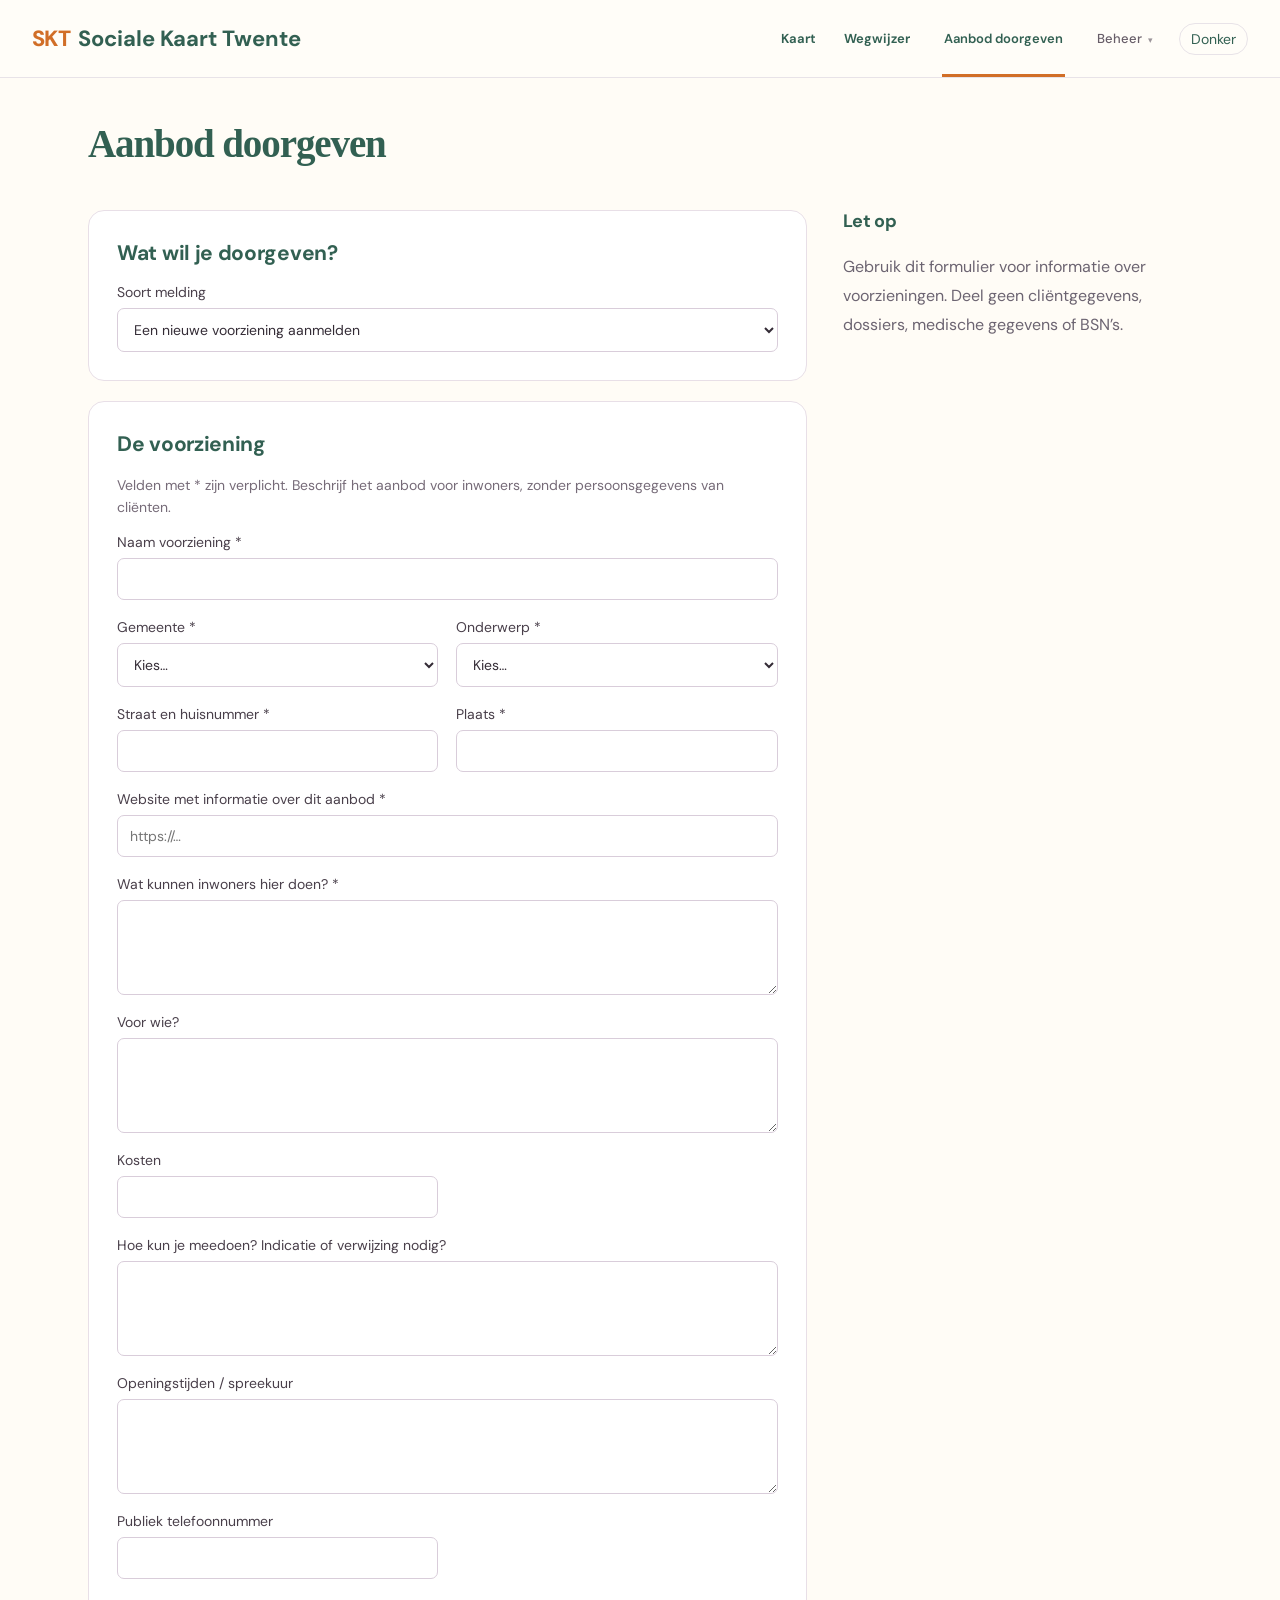
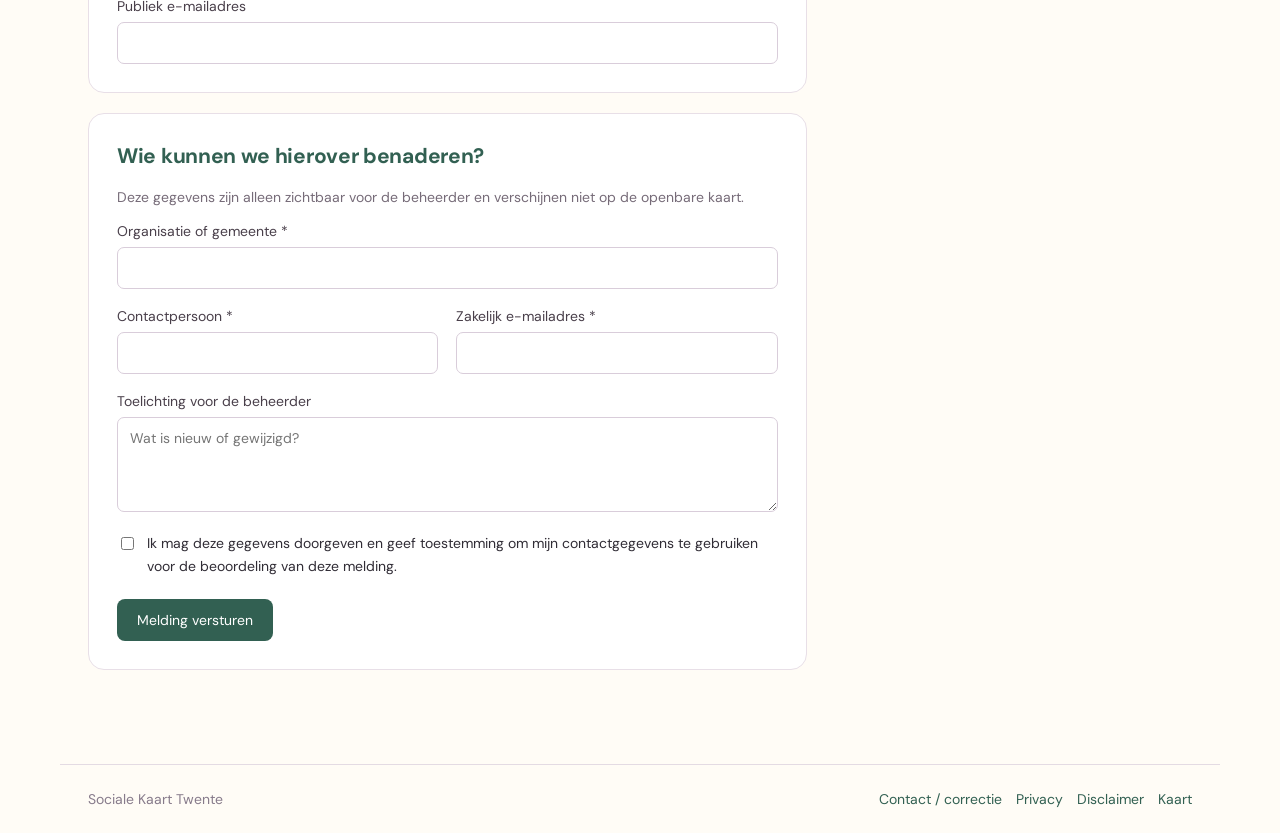
<file: aanmelden.html>
<!doctype html>
<html lang="nl">
<head>
  <meta charset="utf-8"><meta name="viewport" content="width=device-width,initial-scale=1">
  <title>Aanbod doorgeven · Sociale kaart Twente</title>
  <script>
    try {
      const saved = localStorage.getItem('sociale-kaart-color-scheme');
      const dark = saved === 'dark' || (!saved && window.matchMedia && matchMedia('(prefers-color-scheme: dark)').matches);
      document.documentElement.dataset.colorScheme = dark ? 'dark' : 'light';
    } catch {}
  </script>
  <link rel="stylesheet" href="portal.css"><script defer src="portal.js"></script>
  <link rel="icon" type="image/svg+xml" href="data:image/svg+xml,%3Csvg xmlns='http://www.w3.org/2000/svg' viewBox='0 0 32 32'%3E%3Crect width='32' height='32' rx='8' fill='%23602849'/%3E%3Cpath d='M8 9h16M16 9v16' fill='none' stroke='white' stroke-width='4'/%3E%3C/svg%3E">
</head>
<body data-theme="wijkwijzer" data-page="aanmelden">
<header class="portal-header">
  <a class="portal-brand" href="index.html"><span class="portal-brand-mark">SKT</span><span>Sociale Kaart Twente</span></a>
  <nav class="header-nav" aria-label="Hoofdnavigatie">
    <div class="nav-primary" aria-label="Vinden">
      <a href="index.html">Kaart</a>
      <a href="wegwijzer.html">Wegwijzer</a>
    </div>
    <div class="nav-tools" aria-label="Aanbod en beheer">
      <a href="aanmelden.html" aria-current="page">Aanbod doorgeven</a>
      <details class="nav-menu">
        <summary>Beheer</summary>
        <div class="nav-menu-panel">
          <a href="voorzieningen.html">Voorzieningen</a>
          <a href="beheer.html">Beheeromgeving</a>
        </div>
      </details>
      <button class="scheme-toggle" type="button" aria-pressed="false">Donker</button>
    </div>
  </nav>
</header>
<main class="portal-main">
  <h1>Aanbod doorgeven</h1>
  
  <div id="page-message" role="status" hidden></div>
  <div class="form-layout">
    <form id="submission-form">
      <section class="panel"><h2>Wat wil je doorgeven?</h2><div class="grid-fields"><label class="field wide">Soort melding<select name="kind"><option value="new">Een nieuwe voorziening aanmelden</option><option value="change">Een bestaande voorziening aanpassen</option><option value="remove">Een voorziening is gestopt</option></select></label><label class="field wide" id="existing-field" hidden>Bestaande voorziening<select name="facilityId"><option value="">Kies een voorziening</option></select></label></div></section>
      <section class="panel"><h2>De voorziening</h2><p class="hint">Velden met * zijn verplicht. Beschrijf het aanbod voor inwoners, zonder persoonsgegevens van cliënten.</p><div id="facility-fields" class="grid-fields"></div></section>
      <section class="panel"><h2>Wie kunnen we hierover benaderen?</h2><p class="hint">Deze gegevens zijn alleen zichtbaar voor de beheerder en verschijnen niet op de openbare kaart.</p><div class="grid-fields"><label class="field wide">Organisatie of gemeente *<input name="organization" required maxlength="160" autocomplete="organization"></label><label class="field">Contactpersoon *<input name="contactName" required maxlength="120" autocomplete="name"></label><label class="field">Zakelijk e-mailadres *<input name="contactEmail" type="email" required maxlength="254" autocomplete="email"></label><label class="field wide">Toelichting voor de beheerder<textarea name="message" maxlength="1500" placeholder="Wat is nieuw of gewijzigd?"></textarea></label><label class="trap" aria-hidden="true">Website<input name="websiteTrap" tabindex="-1" autocomplete="off"></label></div>
      <label class="checkbox"><input type="checkbox" required><span>Ik mag deze gegevens doorgeven en geef toestemming om mijn contactgegevens te gebruiken voor de beoordeling van deze melding.</span></label><div id="form-message" role="status" hidden></div><div class="actions"><button class="action" type="submit">Melding versturen</button></div></section>
    </form>
    <aside class="side-note"><h2>Let op</h2><p>Gebruik dit formulier voor informatie over voorzieningen. Deel geen cliëntgegevens, dossiers, medische gegevens of BSN’s.</p></aside>
  </div>
</main>
<footer class="portal-footer">
  <span>Sociale Kaart Twente</span>
  <div class="portal-footer-links">
    <a href="mailto:info@jeugdhulptwente.nl">Contact / correctie</a>
    <button class="privacy-btn" type="button">Privacy</button>
    <button class="disclaimer-btn" type="button">Disclaimer</button>
    <a href="index.html">Kaart</a>
  </div>
</footer>
</body></html>
</file>
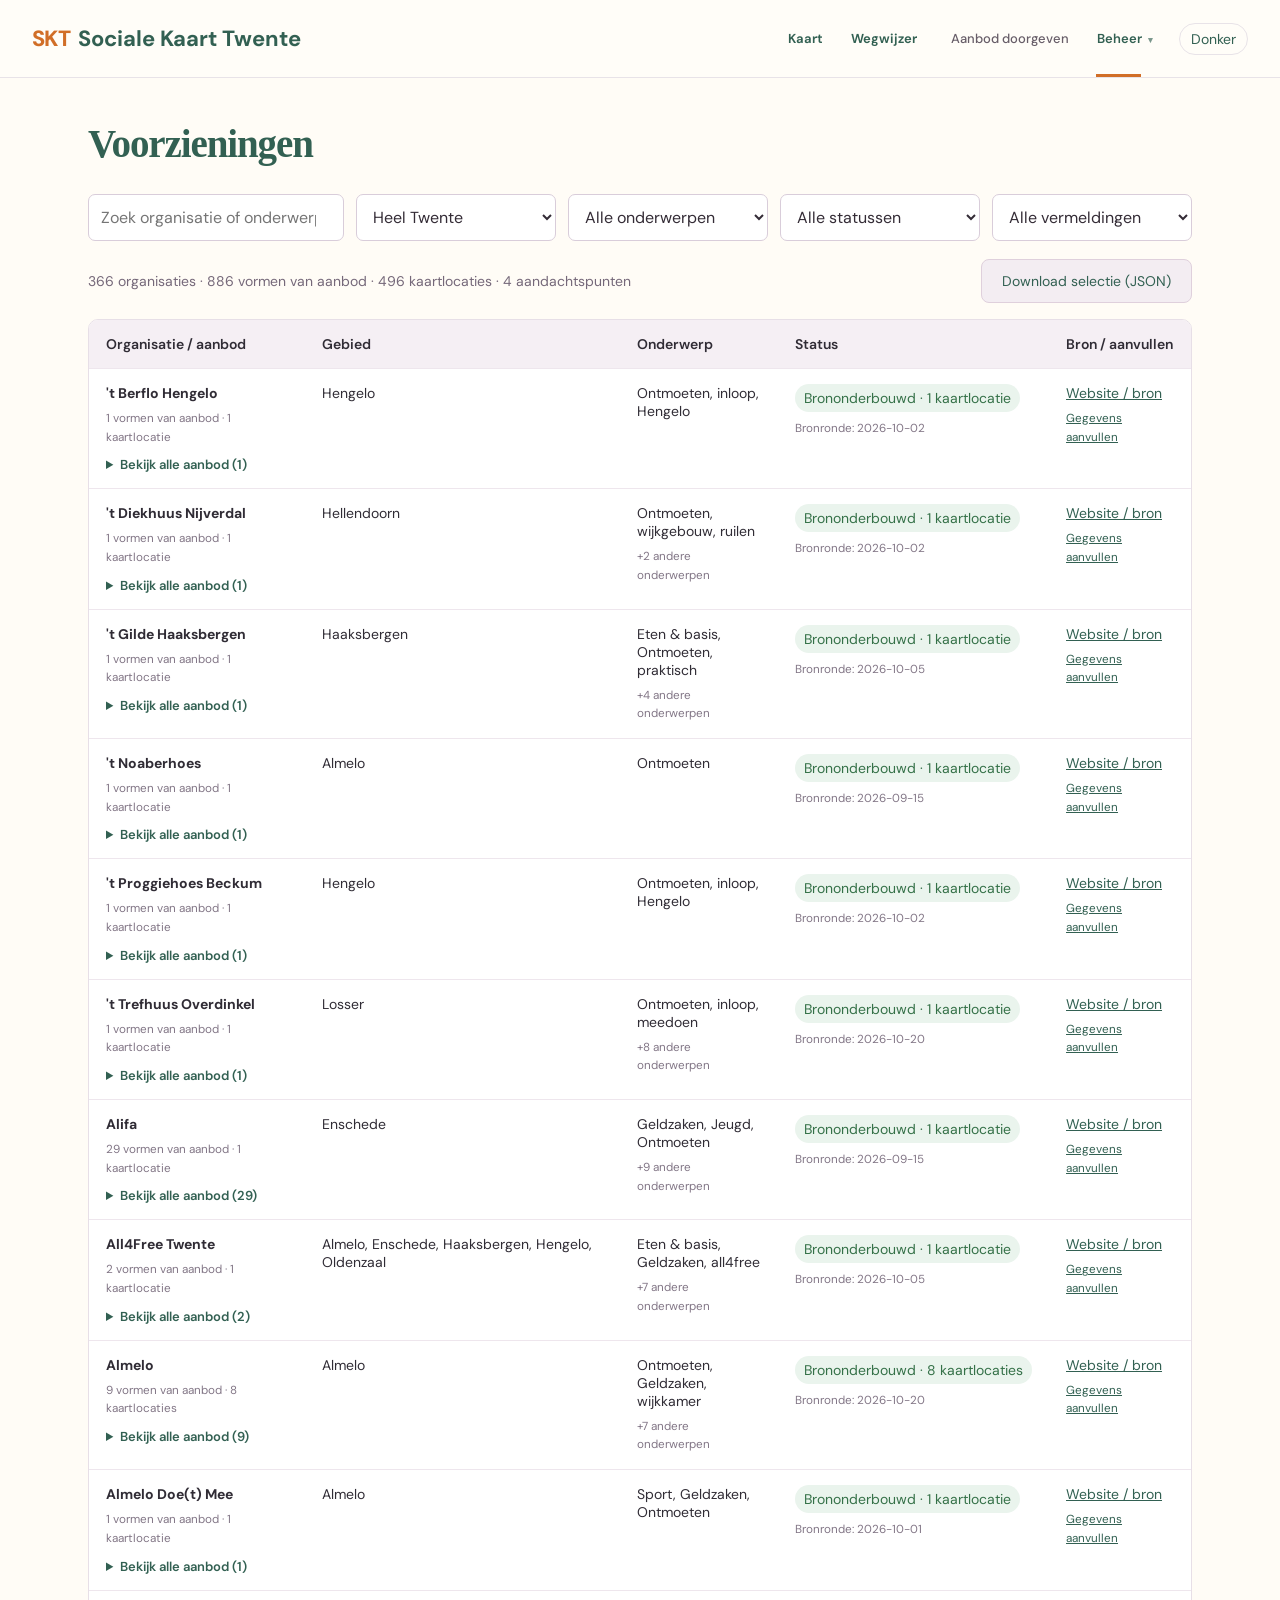
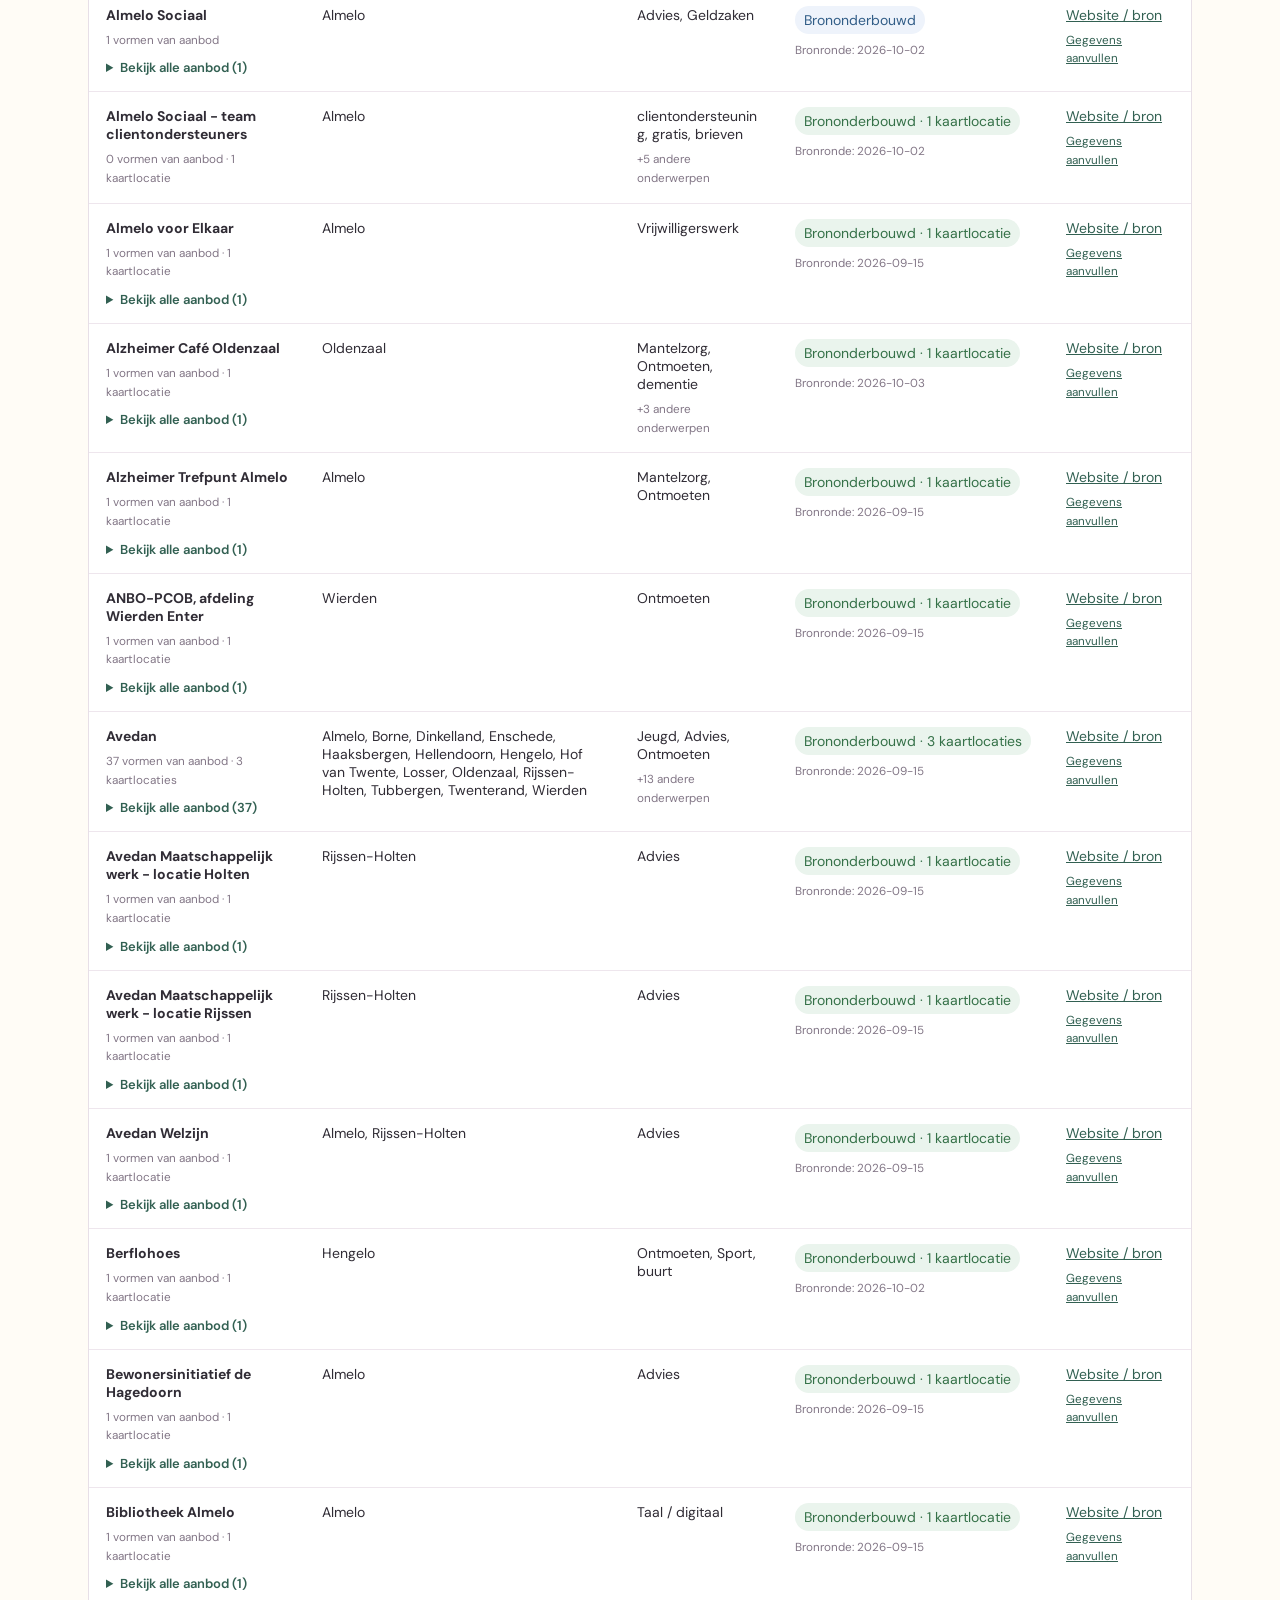
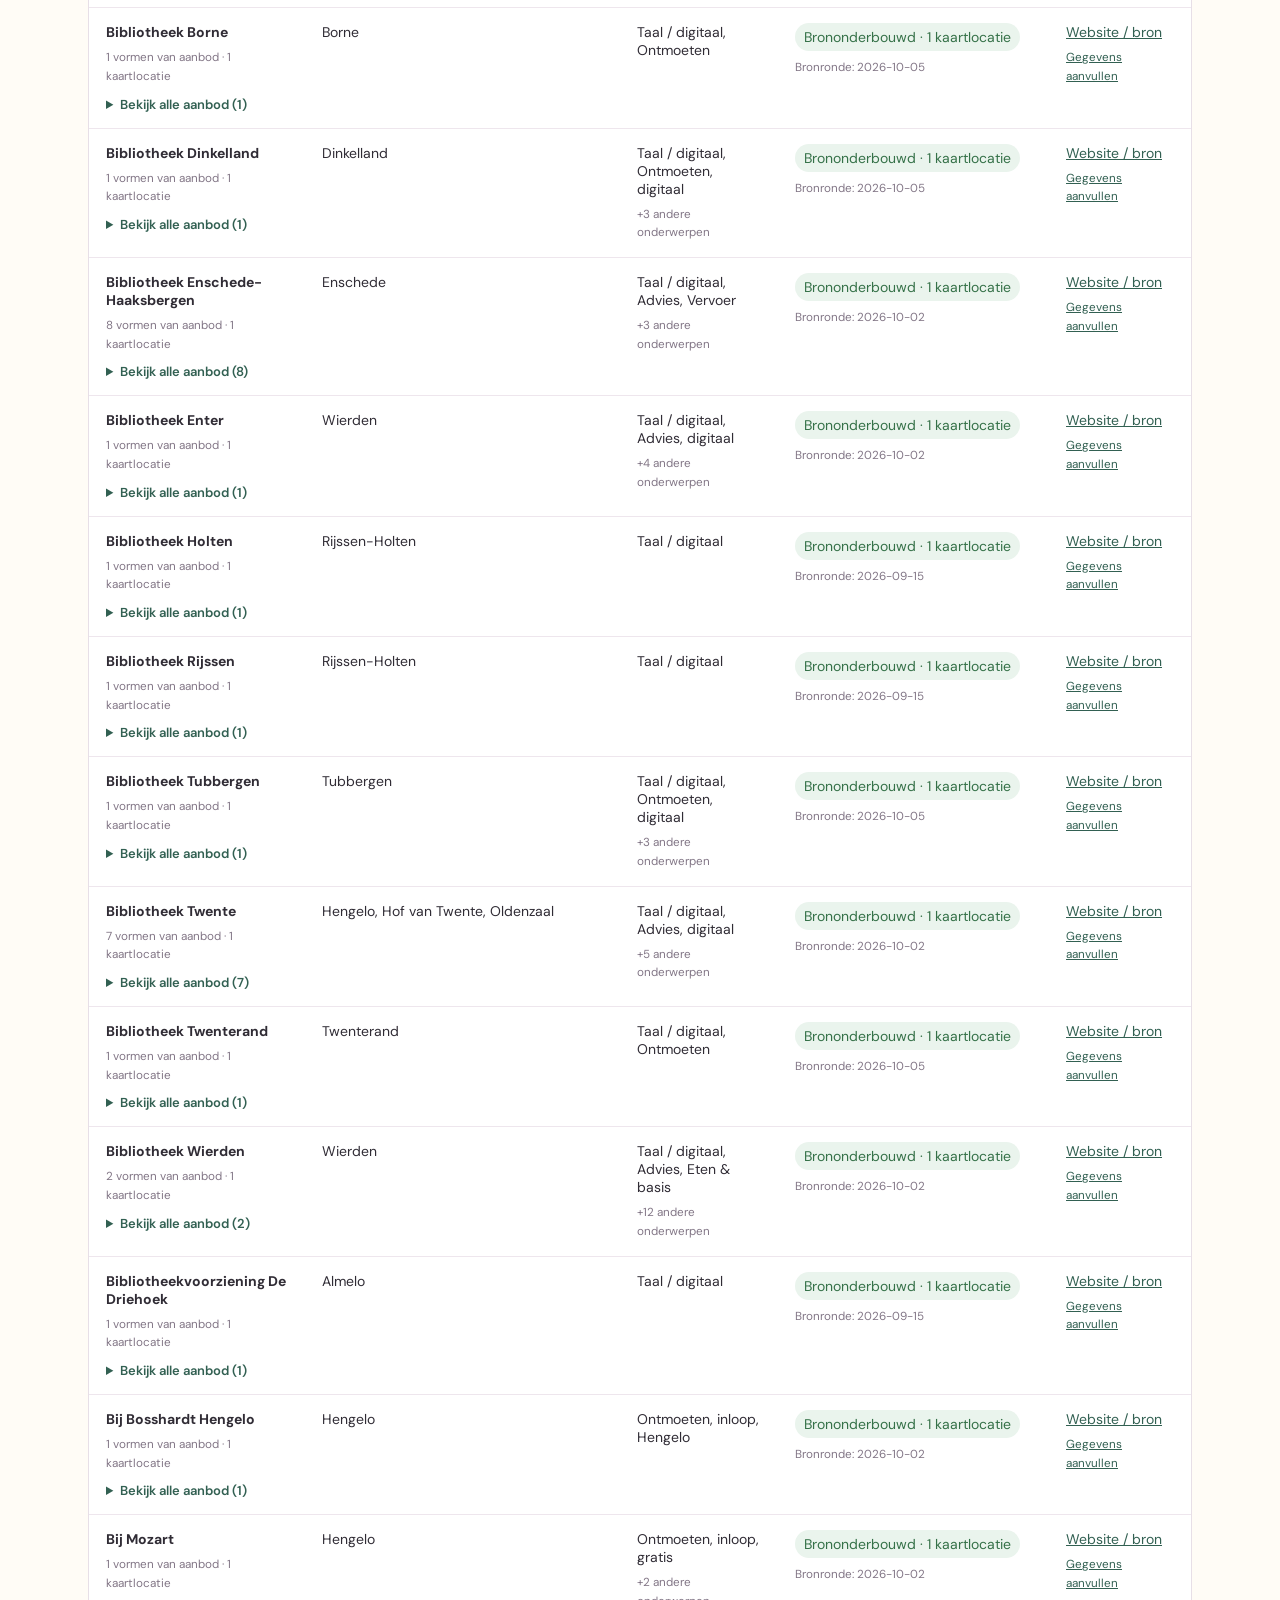
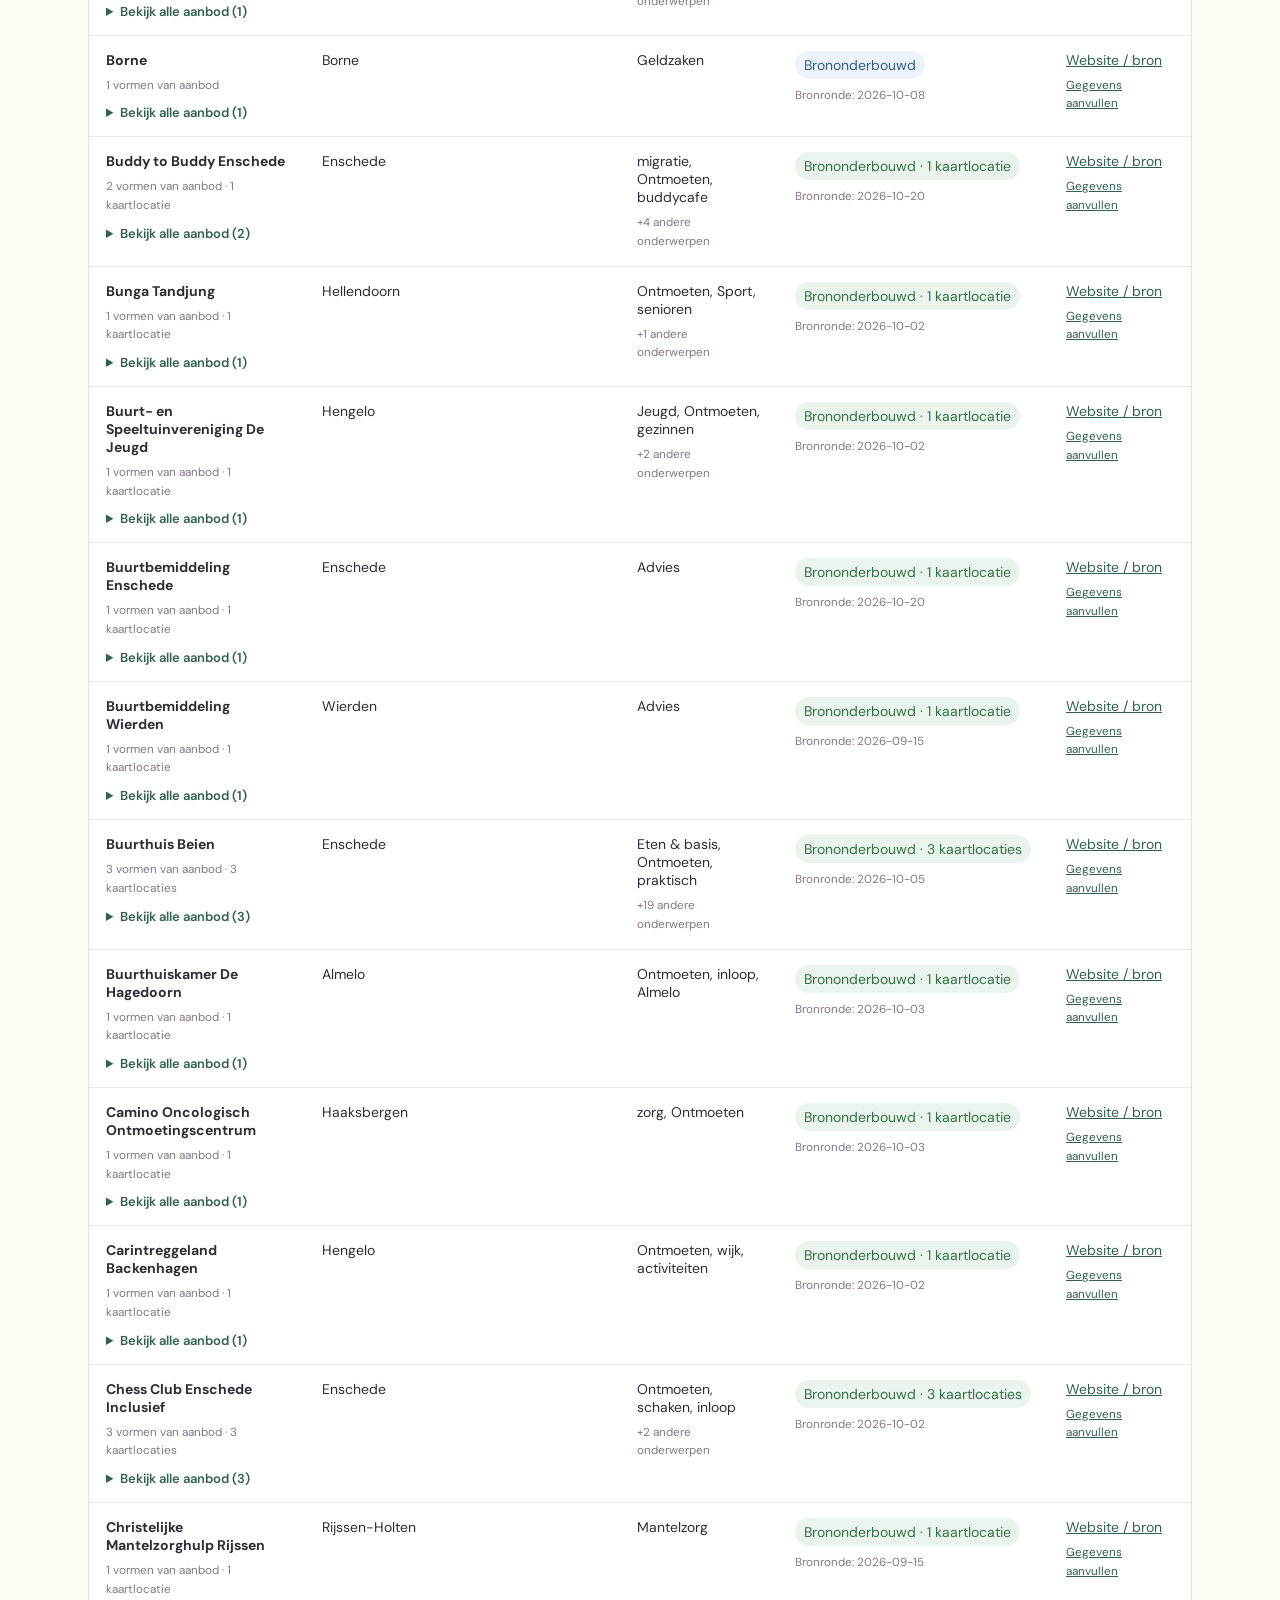
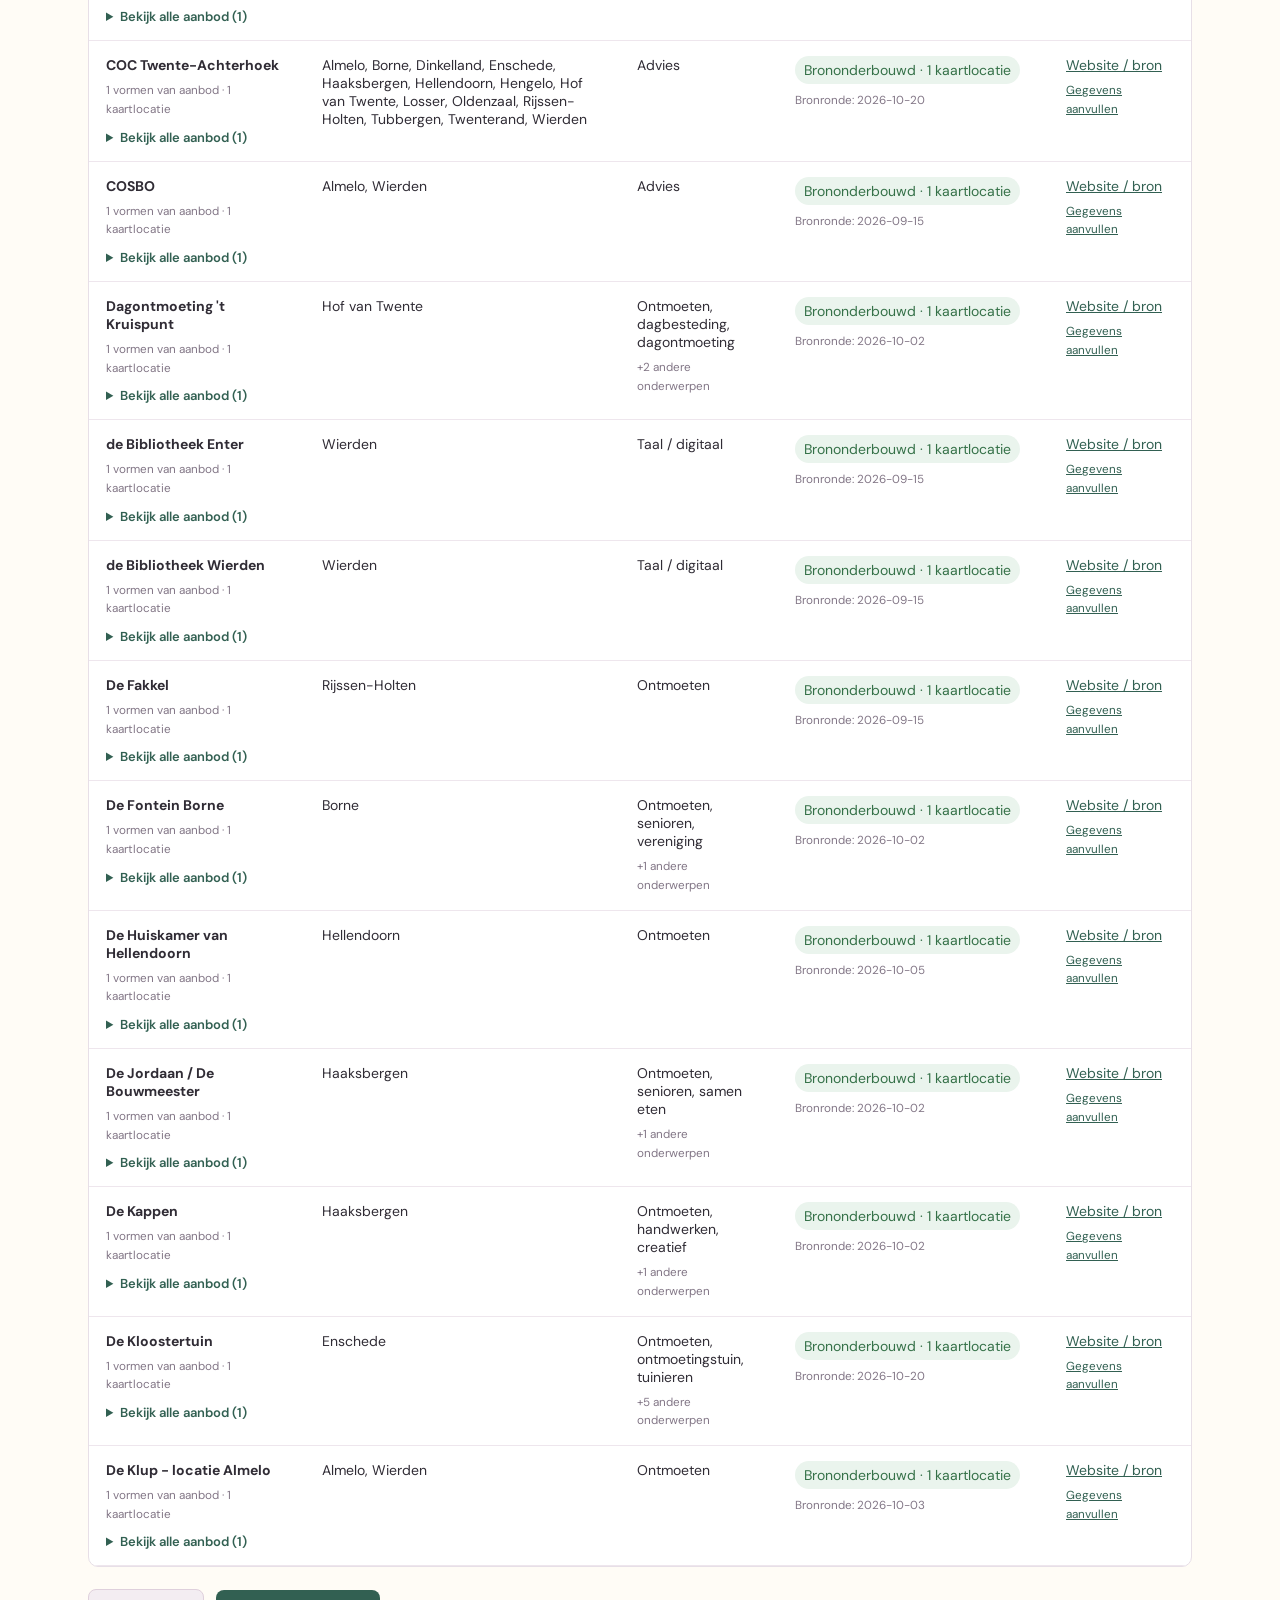
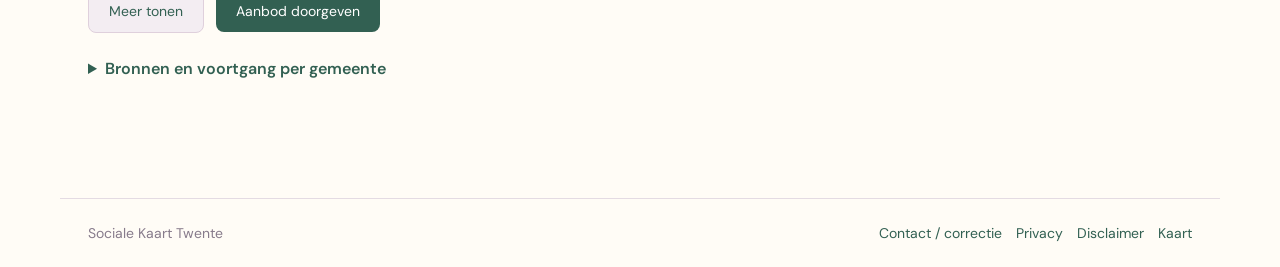
<file: voorzieningen.html>
<!doctype html>
<html lang="nl">
<head>
  <meta charset="utf-8">
  <meta name="viewport" content="width=device-width,initial-scale=1">
  <title>Voorzieningen · Sociale kaart Twente</title>
  <script>
    try {
      const saved = localStorage.getItem('sociale-kaart-color-scheme');
      const dark = saved === 'dark' || (!saved && window.matchMedia && matchMedia('(prefers-color-scheme: dark)').matches);
      document.documentElement.dataset.colorScheme = dark ? 'dark' : 'light';
    } catch {}
  </script>
  <link rel="stylesheet" href="portal.css">
  <script defer src="portal.js"></script>
  <link rel="icon" type="image/svg+xml" href="data:image/svg+xml,%3Csvg xmlns='http://www.w3.org/2000/svg' viewBox='0 0 32 32'%3E%3Crect width='32' height='32' rx='8' fill='%23602849'/%3E%3Cpath d='M8 9h16M16 9v16' fill='none' stroke='white' stroke-width='4'/%3E%3C/svg%3E">
</head>
<body data-theme="wijkwijzer" data-page="voorzieningen">
<header class="portal-header">
  <a class="portal-brand" href="index.html"><span class="portal-brand-mark">SKT</span><span>Sociale Kaart Twente</span></a>
  <nav class="header-nav" aria-label="Hoofdnavigatie">
    <div class="nav-primary" aria-label="Vinden">
      <a href="index.html">Kaart</a>
      <a href="wegwijzer.html">Wegwijzer</a>
    </div>
    <div class="nav-tools" aria-label="Aanbod en beheer">
      <a href="aanmelden.html">Aanbod doorgeven</a>
      <details class="nav-menu nav-menu-current">
        <summary>Beheer</summary>
        <div class="nav-menu-panel">
          <a href="voorzieningen.html" aria-current="page">Voorzieningen</a>
          <a href="beheer.html">Beheeromgeving</a>
        </div>
      </details>
      <button class="scheme-toggle" type="button" aria-pressed="false">Donker</button>
    </div>
  </nav>
</header>
<main class="portal-main">
  <h1>Voorzieningen</h1>
  
  <div class="toolbar">
    <input id="inventory-search" type="search" aria-label="Zoek organisatie of aanbod" placeholder="Zoek organisatie of onderwerp">
    <select id="inventory-municipality" aria-label="Gemeente"><option value="">Heel Twente</option></select>
    <select id="inventory-category" aria-label="Onderwerp"><option value="">Alle onderwerpen</option></select>
    <select id="inventory-access" aria-label="Betrouwbaarheid"><option value="">Alle statussen</option><option value="source-backed">Brononderbouwd</option><option value="review-needed">Aandacht nodig</option><option value="confirmed">Handmatig gecontroleerd</option></select>
    <select id="inventory-status" aria-label="Soort vermelding"><option value="">Alle vermeldingen</option><option value="published">Met kaartlocatie</option><option value="candidate">Met aanbod uit bron</option></select>
  </div>
  <div class="countline"><span id="inventory-count" role="status">Voorzieningen laden…</span><button class="action secondary" id="download-json">Download selectie (JSON)</button></div>
  <div class="table-wrap"><table><thead><tr><th>Organisatie / aanbod</th><th>Gebied</th><th>Onderwerp</th><th>Status</th><th>Bron / aanvullen</th></tr></thead><tbody id="inventory-rows"></tbody></table></div>
  <div class="actions"><button class="action secondary" id="load-more" hidden>Meer tonen</button><a class="action" href="aanmelden.html">Aanbod doorgeven</a></div>
  <div id="page-message" role="status" hidden></div>
  <details><summary>Bronnen en voortgang per gemeente</summary><p class="hint">De bronronde omvat alle 14 Twentse gemeenten. Omdat lokaal aanbod en voorwaarden veranderen, blijft dit een onderhoudbare voorzieningenlijst en geen absolute volledigheidsgarantie.</p><div id="source-overview" class="source-grid"></div></details>
</main>
<footer class="portal-footer">
  <span>Sociale Kaart Twente</span>
  <div class="portal-footer-links">
    <a href="mailto:info@jeugdhulptwente.nl">Contact / correctie</a>
    <button class="privacy-btn" type="button">Privacy</button>
    <button class="disclaimer-btn" type="button">Disclaimer</button>
    <a href="index.html">Kaart</a>
  </div>
</footer>
</body>
</html>
</file>
<file: portal.css>
@import url('style.css');
body { background:#fcfafc; }
a { color:var(--primary); }
.portal-header { max-width:1220px; margin:auto; padding:24px 32px; display:flex; align-items:center; justify-content:space-between; gap:25px; border-bottom:1px solid var(--border); }
.portal-brand { font-size:22px; font-weight:700; text-decoration:none; }
.portal-header nav { display:flex; gap:24px; flex-wrap:wrap; font-size:14px; }
.portal-header nav a { text-decoration:none; }
.portal-header nav a[aria-current] { border-bottom:2px solid var(--accent); }
.portal-main { max-width:1160px; margin:44px auto; padding:0 28px 50px; }
.portal-main h1 { font-size:clamp(30px,4vw,46px); margin:10px 0 16px; color:var(--primary); font-family:Georgia,serif; font-weight:400; }
.lead { max-width:760px; line-height:1.7; color:#6c6471; }
.steps { display:flex; gap:30px; margin:24px 0 34px; color:var(--primary); font-size:14px; }
.steps b { display:inline-grid; place-items:center; border:1px solid #dbc8d5; border-radius:50%; width:26px; height:26px; margin-right:6px; }
.panel { background:white; border:1px solid #e8dfe7; border-radius:16px; padding:28px; margin-top:20px; }
.panel h2 { font-size:21px; color:var(--primary); margin:0 0 16px; }
.form-layout { display:grid; grid-template-columns:minmax(0,2fr) minmax(220px,1fr); gap:26px; align-items:start; }
.side-note { line-height:1.8; color:#6c6471; padding:15px 10px; }
.side-note h2 { font-size:18px; color:var(--primary); }
.grid-fields { display:grid; grid-template-columns:1fr 1fr; gap:18px; }
.grid-fields .wide { grid-column:1/-1; }
.field { display:flex; flex-direction:column; gap:7px; color:#493f4a; font-size:14px; }
input,textarea,select { font:inherit; width:100%; border:1px solid #d9cdda; border-radius:7px; padding:11px 12px; background:#fff; color:#342c36; }
textarea { resize:vertical; min-height:95px; }
input:focus,textarea:focus,select:focus { outline:2px solid var(--accent); outline-offset:2px; }
button:focus-visible,a:focus-visible { outline:3px solid var(--accent); outline-offset:3px; }
.hint { font-size:12px; color:#766b78; line-height:1.6; }
.action { display:inline-block; border:0; background:var(--primary); color:#fff; border-radius:8px; padding:12px 20px; font:inherit; font-size:14px; cursor:pointer; text-decoration:none; }
.action.secondary { background:#f3edf2; color:var(--primary); border:1px solid #dfd0dc; }
.action:disabled { opacity:.55; cursor:wait; }
.actions { display:flex; gap:12px; align-items:center; flex-wrap:wrap; margin-top:22px; }
.notice { padding:15px 18px; background:#f7f0f6; border-left:3px solid var(--accent); border-radius:5px; line-height:1.6; margin:18px 0; }
.error { background:#fff0ee; border-color:#c43d34; color:#812c29; }
.success { background:#edf8f1; border-color:#438765; color:#244f37; }
.checkbox { display:flex; gap:10px; font-size:14px; line-height:1.6; margin:20px 0; }
.checkbox input { width:auto; flex:none; align-self:flex-start; margin-top:5px; }
.trap { position:absolute; left:-10000px; width:1px; height:1px; overflow:hidden; }
.toolbar { display:flex; gap:12px; margin:28px 0 18px; flex-wrap:wrap; }
.toolbar input { flex:2; min-width:220px; }
.toolbar select { flex:1; min-width:200px; }
.table-wrap { overflow:auto; border:1px solid #e7dfe7; border-radius:10px; background:white; }
table { width:100%; border-collapse:collapse; text-align:left; font-size:14px; }
th { background:#f5eff4; font-weight:600; white-space:nowrap; }
th,td { padding:15px 17px; border-bottom:1px solid #eee6ed; vertical-align:top; }
td small { display:block; color:#827686; margin-top:7px; line-height:1.6; }
.badge { font-size:11px; border-radius:20px; background:#f4ebf3; color:var(--primary); padding:5px 9px; display:inline-block; white-space:nowrap; }
.badge.approved { background:#eaf4ed; color:#357148; }
.countline { display:flex; justify-content:space-between; gap:20px; align-items:center; margin:16px 0; color:#756879; font-size:14px; }
.countline strong { color:var(--primary); font-size:22px; }
.review-grid { display:grid; grid-template-columns:minmax(0,1fr) minmax(350px,1.6fr); gap:24px; }
.review-item { display:block; width:100%; text-align:left; padding:18px; border:1px solid #e7dce5; background:white; border-radius:10px; margin:10px 0; cursor:pointer; color:var(--primary); }
.review-item strong { display:block; margin-bottom:8px; }
.review-item small { color:#807183; }
.portal-footer { max-width:1160px; margin:0 auto; padding:25px 28px; border-top:1px solid #e4dbe3; display:flex; justify-content:space-between; gap:20px; color:#877b8b; font-size:12px; }
.source-grid { display:grid; grid-template-columns:repeat(2,minmax(0,1fr)); gap:12px; }
.source-card { padding:18px; border:1px solid #e7dfe7; border-radius:9px; background:white; font-size:13px; line-height:1.7; }
.source-card strong { display:block; font-size:15px; color:var(--primary); }
details { margin:25px 0; }
summary { cursor:pointer; color:var(--primary); font-weight:600; }
.info-pairs { font-size:14px; line-height:1.7; overflow-wrap:anywhere; }
.info-pairs dt { font-weight:600; margin-top:12px; }
.info-pairs dd { margin:0; }
#review h2 { overflow-wrap:anywhere; }
[hidden] { display:none!important; }
@media(max-width:800px) {
  .form-layout,.review-grid { grid-template-columns:1fr; }
  .portal-header { align-items:flex-start; flex-direction:column; padding:18px 22px; }
  .portal-main { margin-top:30px; padding:0 20px 35px; }
  .panel { padding:20px; }
  .steps { flex-wrap:wrap; gap:14px; }
  .portal-header nav { gap:15px; }
  .side-note { padding-top:0; }
  .source-grid { grid-template-columns:1fr; }
}
@media(max-width:480px) {
  .grid-fields { grid-template-columns:1fr; }
  .grid-fields .wide { grid-column:auto; }
  .portal-footer { flex-direction:column; }
}
body { font-size:16px; }
.hint,.badge,.source-card,.portal-footer { font-size:14px; }
.review-item small { font-size:14px; }
.portal-header a,td { overflow-wrap:anywhere; }
.review-item:focus-visible { outline:3px solid var(--accent); }
.import-panel { margin-bottom:28px; }
.import-heading { display:flex; align-items:flex-start; justify-content:space-between; gap:28px; }
.import-heading p { max-width:720px; line-height:1.6; }
.import-heading .eyebrow { margin:0 0 6px; }
.file-picker { display:flex; flex-direction:column; gap:8px; min-width:250px; font-weight:600; color:var(--primary); }
.file-picker input { font-weight:400; }
.import-summary { display:flex; justify-content:space-between; align-items:center; gap:18px; margin:22px 0 12px; }
.import-table { min-width:1180px; }
.import-table th:first-child,.import-table td:first-child { width:80px; text-align:center; }
.import-table input,.import-table select { min-width:150px; }
.import-table input[type=checkbox] { min-width:0; width:20px; height:20px; }
.import-warning { background:#fff8e8; border-color:#d89a28; }
.badge.imported { background:#fff3d8; color:#825b0d; }
@media(max-width:800px) {
  .import-heading,.import-summary { align-items:stretch; flex-direction:column; }
  .file-picker { min-width:0; }
  .import-summary .action { width:100%; text-align:center; }
}

/* V7 · uitlegbare automatische voorinvulling */
.auto-note{display:block;margin-top:.32rem;color:#76576a;font-size:.78rem;line-height:1.35}
.auto-enrichment{margin:1rem 0;padding:1rem 1.05rem;border:1px solid #ead9e2;border-radius:14px;background:#fcf8fa;color:#4f3948}
.auto-enrichment>strong{color:#6a234d}
.auto-enrichment p{margin:.45rem 0 0;line-height:1.45}
.auto-enrichment .auto-warning{color:#8b3b27;font-weight:600}

/* V8: uitlegbare automatische bronverrijking */
.auto-enrichment {
    margin: 16px 0 20px;
    padding: 16px 18px;
    border: 1px solid #e4d6e1;
    border-radius: 10px;
    background: #fbf7fa;
    line-height: 1.6
}

.auto-enrichment>strong {
    color: var(--primary)
}

.auto-enrichment p {
    margin: 8px 0
}

.online-enrichment {
    margin-top: 12px;
    padding-top: 10px;
    border-top: 1px solid #eadfe7
}

.auto-warning {
    color: #8a4a16
}

.evidence-list {
    margin: 10px 0 0;
    padding-left: 20px
}

.evidence-list li {
    margin: 7px 0
}

#web-enrich-status {
    margin: 12px 0 22px
}

/* V9 · veilige bestandsimport met dubbele-detectie */
.import-table{min-width:1430px}
.import-table th:nth-child(2),.import-table td:nth-child(2){min-width:230px}
.duplicate-state{display:flex;flex-direction:column;align-items:flex-start;gap:7px;min-width:200px}
.duplicate-state .badge{white-space:normal;line-height:1.35}
.duplicate-state .badge.merge{background:#eaf4ed;color:#357148}
.duplicate-state .badge.skip{background:#f2f0f1;color:#655b62}
.duplicate-state .badge.new{background:#fff3d8;color:#825b0d}
.duplicate-state .badge.check{background:#fff0dc;color:#7a4f0b}
.duplicate-state button{border:0;background:transparent;color:var(--primary);text-decoration:underline;cursor:pointer;padding:0;font:inherit;font-size:12px;text-align:left}
.duplicate-dialog{width:min(760px,calc(100vw - 28px));border:0;border-radius:18px;padding:0;box-shadow:0 24px 80px rgba(59,34,50,.28);color:#403540}
.duplicate-dialog::backdrop{background:rgba(45,31,41,.45);backdrop-filter:blur(2px)}
.duplicate-dialog-inner{padding:28px}
.duplicate-dialog h2{margin:5px 0 8px;color:var(--primary);font-size:25px}
.duplicate-reason{margin:0 0 20px;color:#756879;line-height:1.55}
.duplicate-compare{display:grid;grid-template-columns:1fr auto 1fr;gap:14px;align-items:stretch;margin:20px 0}
.duplicate-compare section{border:1px solid #e4d9e2;background:#fcfafc;border-radius:12px;padding:16px;min-width:0}
.duplicate-compare strong,.duplicate-compare small{display:block;overflow-wrap:anywhere}
.duplicate-compare strong{color:var(--primary);font-size:17px;margin-top:5px}
.duplicate-compare small{color:#766b78;line-height:1.5;margin-top:8px}
.duplicate-kicker{font-size:11px;letter-spacing:.08em;font-weight:700;color:#8b6f82}
.duplicate-arrow{align-self:center;color:#b292aa;font-size:22px}
.duplicate-actions{display:flex;gap:10px;flex-wrap:wrap;margin-top:20px}
.duplicate-new{border-color:#e2bd82!important;background:#fff8eb!important;color:#78510d!important}
@media(max-width:650px){.duplicate-compare{grid-template-columns:1fr}.duplicate-arrow{transform:rotate(90deg);justify-self:center}.duplicate-actions{flex-direction:column}.duplicate-actions .action{width:100%}}

/* V10 · dezelfde navigatietaal op kaart, voorzieningen, doorgeven en beheer */
.portal-header {
    max-width: 1320px;
    min-height: 78px;
    padding: 0 32px;
    border-bottom: 1px solid var(--border);
}
.portal-brand {
    display:flex;
    align-items:center;
    gap:8px;
    white-space:nowrap;
}
.portal-header nav {
    display:flex;
    align-items:stretch;
    align-self:stretch;
    gap:30px;
    flex-wrap:nowrap;
}
.portal-header nav a {
    display:inline-flex;
    align-items:center;
    position:relative;
    padding:0 2px;
    color:#675d68;
    font-size:13px;
    font-weight:500;
    white-space:nowrap;
}
.portal-header nav a:hover { color:var(--primary); }
.portal-header nav a[aria-current] {
    color:var(--primary);
    font-weight:600;
    border-bottom:0;
}
.portal-header nav a[aria-current]::after {
    content:'';
    position:absolute;
    left:0;
    right:0;
    bottom:0;
    height:3px;
    background:var(--accent);
}

@media(max-width:800px) {
    .portal-header {
        min-height:0;
        padding:16px 20px 0;
        gap:12px;
    }
    .portal-header nav {
        width:100%;
        height:42px;
        gap:22px;
        overflow-x:auto;
        overscroll-behavior-inline:contain;
        scrollbar-width:none;
    }
    .portal-header nav::-webkit-scrollbar { display:none; }
    .portal-header nav a { font-size:12px; flex:0 0 auto; }
}

.badge.source-backed { background:#eef3fb; color:#315d87; }
.badge.attention { background:#fff3df; color:#8b5a13; }
.offer-details { margin:10px 0 0; }
.offer-details summary { font-size:13px; font-weight:600; }
.offer-list { display:grid; gap:8px; margin-top:9px; max-width:520px; }
.offer-list > div { padding:9px 11px; border:1px solid #eee5ed; border-radius:8px; background:#fcfafc; }
.offer-list strong { font-size:13px; color:var(--primary); }
.offer-list small { margin-top:3px; }


/* DARK MODE · portal */
.portal-header .scheme-toggle {
    border:1px solid var(--border);
    border-radius:999px;
    background:transparent;
    color:var(--primary);
    padding:8px 11px;
    align-self:center;
    cursor:pointer;
}
html[data-color-scheme="dark"] {
    color-scheme:dark;
    background:#17161a;
}
html[data-color-scheme="dark"] body {
    background:#17161a;
    color:#eee9ee;
    --primary:#f0b4d7;
    --accent:#e16caf;
    --tint:#352734;
    --ink:#f2edf1;
    --border:#4a4149;
}
html[data-color-scheme="dark"] .portal-header,
html[data-color-scheme="dark"] .panel,
html[data-color-scheme="dark"] table,
html[data-color-scheme="dark"] .source-card,
html[data-color-scheme="dark"] .notice,
html[data-color-scheme="dark"] .steps,
html[data-color-scheme="dark"] .offer-list > div {
    background:#211f24;
    color:#eee9ee;
    border-color:#4a4149;
}
html[data-color-scheme="dark"] .lead,
html[data-color-scheme="dark"] .hint,
html[data-color-scheme="dark"] small,
html[data-color-scheme="dark"] td,
html[data-color-scheme="dark"] .source-card span {
    color:#bfb5bf;
}
html[data-color-scheme="dark"] input,
html[data-color-scheme="dark"] select,
html[data-color-scheme="dark"] textarea {
    background:#29262c;
    color:#f2edf1;
    border-color:#514852;
}
html[data-color-scheme="dark"] th {
    background:#2a262c;
    color:#e7dfe6;
    border-color:#4a4149;
}
html[data-color-scheme="dark"] td {
    border-color:#403940;
}
html[data-color-scheme="dark"] .toolbar,
html[data-color-scheme="dark"] .table-wrap {
    border-color:#4a4149;
}
html[data-color-scheme="dark"] .badge.source-backed {
    background:#263641;
    color:#b8d8ee;
}
html[data-color-scheme="dark"] .badge.attention {
    background:#45351f;
    color:#f0cf91;
}
html[data-color-scheme="dark"] .badge.approved {
    background:#234035;
    color:#b9e3cb;
}


/* CLEAN SOCIAL MAP PORTAL */
body[data-theme="wijkwijzer"]{
  --primary:#326052;
  --accent:#d16e27;
  --tint:#fff3e6;
  --ink:#345449;
  background:#fffcf6;
}
.portal-header{background:#fffdf8}
.portal-brand{color:var(--primary);font-weight:700}
.portal-brand:first-letter{color:var(--accent)}
.portal-main>.eyebrow,.portal-main>.lead,.portal-main>.notice,.steps{display:none}
.portal-main>h1{margin-top:8px;margin-bottom:24px}
.portal-footer{display:flex;justify-content:space-between;gap:24px;align-items:center}
.portal-footer-links{display:flex;gap:14px;align-items:center;flex-wrap:wrap}
.portal-footer-links a,.portal-footer-links button{border:0;background:none;padding:0;color:var(--primary);font:inherit;text-decoration:none;cursor:pointer}
.portal-footer-links a:hover,.portal-footer-links button:hover{text-decoration:underline;text-underline-offset:3px}
.portal-legal-dialog{max-width:560px;border:0;border-radius:18px;padding:30px;color:var(--ink);box-shadow:0 20px 80px #0003}
.portal-legal-dialog::backdrop{background:#28242c80}
.portal-legal-dialog .dialog-x{position:absolute;right:14px;top:10px;border:0;background:none;font-size:26px;cursor:pointer}
.portal-legal-dialog p{line-height:1.65;color:#6f6671}
html[data-color-scheme="dark"] body[data-theme="wijkwijzer"]{--primary:#b9ded1;--accent:#e4a068;--tint:#2b3832;--ink:#eff7f3;background:#171a18}
html[data-color-scheme="dark"] .portal-header{background:#211f24}
html[data-color-scheme="dark"] .portal-footer-links a,
html[data-color-scheme="dark"] .portal-footer-links button{color:#e4a068}
html[data-color-scheme="dark"] .portal-legal-dialog{background:#242126;color:#eee9ee}
html[data-color-scheme="dark"] .portal-legal-dialog p{color:#c2b8c2}
@media(max-width:760px){.portal-footer{align-items:flex-start;flex-direction:column}.portal-footer-links{gap:12px}}


/* Headercorrectie · compact SKT-merk */
.portal-brand-mark {
    color: var(--accent);
    font-weight: 800;
    letter-spacing: -0.7px;
}
.portal-header nav a {
    opacity: 1;
    visibility: visible;
}


/* Navigatiehiërarchie · Kaart + Wegwijzer voorop, beheer als groep */
.portal-header .header-nav {
  margin-left:auto;
  display:flex;
  align-items:stretch;
  align-self:stretch;
  gap:30px;
  flex-wrap:nowrap;
  overflow:visible;
}
.portal-header .nav-primary,
.portal-header .nav-tools {
  display:flex;
  align-items:stretch;
  gap:24px;
}
.portal-header .nav-primary a {
  color:var(--primary);
  font-weight:650;
}
.portal-header .nav-menu {
  margin:0;
  align-self:stretch;
}
.portal-header .nav-menu > summary {
  display:inline-flex;
  align-items:center;
  height:100%;
  position:relative;
  padding:0 2px;
  color:#675d68;
  font-size:13px;
  font-weight:500;
  white-space:nowrap;
}
.portal-header .nav-menu-current > summary {
  color:var(--primary);
  font-weight:600;
}
.portal-header .nav-menu-current > summary::before {
  content:'';
  position:absolute;
  left:1px;
  right:14px;
  bottom:0;
  height:3px;
  background:var(--accent);
}
.portal-header .nav-menu-panel {
  top:calc(100% - 8px);
}
.portal-header .nav-menu-panel a {
  display:block;
  padding:10px 11px;
  border-radius:7px;
  color:#5e555f;
  font-size:13px;
  font-weight:500;
}
.portal-header .nav-menu-panel a:hover {
  background:var(--tint);
}
.portal-header .nav-menu-panel a[aria-current="page"] {
  background:var(--tint);
  color:var(--primary);
  font-weight:650;
  border-bottom:0;
}
.portal-header .nav-menu-panel a[aria-current="page"]::after {
  display:none;
}
html[data-color-scheme="dark"] .portal-header .header-nav a,
html[data-color-scheme="dark"] .portal-header .nav-menu > summary {
  color:#d8d0d8;
}
html[data-color-scheme="dark"] .portal-header .nav-primary a,
html[data-color-scheme="dark"] .portal-header .header-nav a[aria-current="page"],
html[data-color-scheme="dark"] .portal-header .nav-menu-current > summary {
  color:#f0c3a0;
}
html[data-color-scheme="dark"] .portal-header .nav-menu-panel a {
  color:#e2dae2;
}
html[data-color-scheme="dark"] .portal-header .nav-menu-panel a:hover,
html[data-color-scheme="dark"] .portal-header .nav-menu-panel a[aria-current="page"] {
  background:#343036;
  color:#f0c3a0;
}

@media(max-width:800px) {
  .portal-header .header-nav {
    width:100%;
    height:42px;
    gap:22px;
    overflow-x:auto;
    overscroll-behavior-inline:contain;
    scrollbar-width:none;
  }
  .portal-header .header-nav::-webkit-scrollbar { display:none; }
  .portal-header .nav-primary,
  .portal-header .nav-tools {
    gap:20px;
    flex:0 0 auto;
  }
  .portal-header .header-nav a,
  .portal-header .nav-menu > summary {
    font-size:12px;
    flex:0 0 auto;
  }
  .portal-header .nav-menu-panel {
    position:fixed;
    top:112px;
    right:12px;
    min-width:184px;
  }
}
</file>
